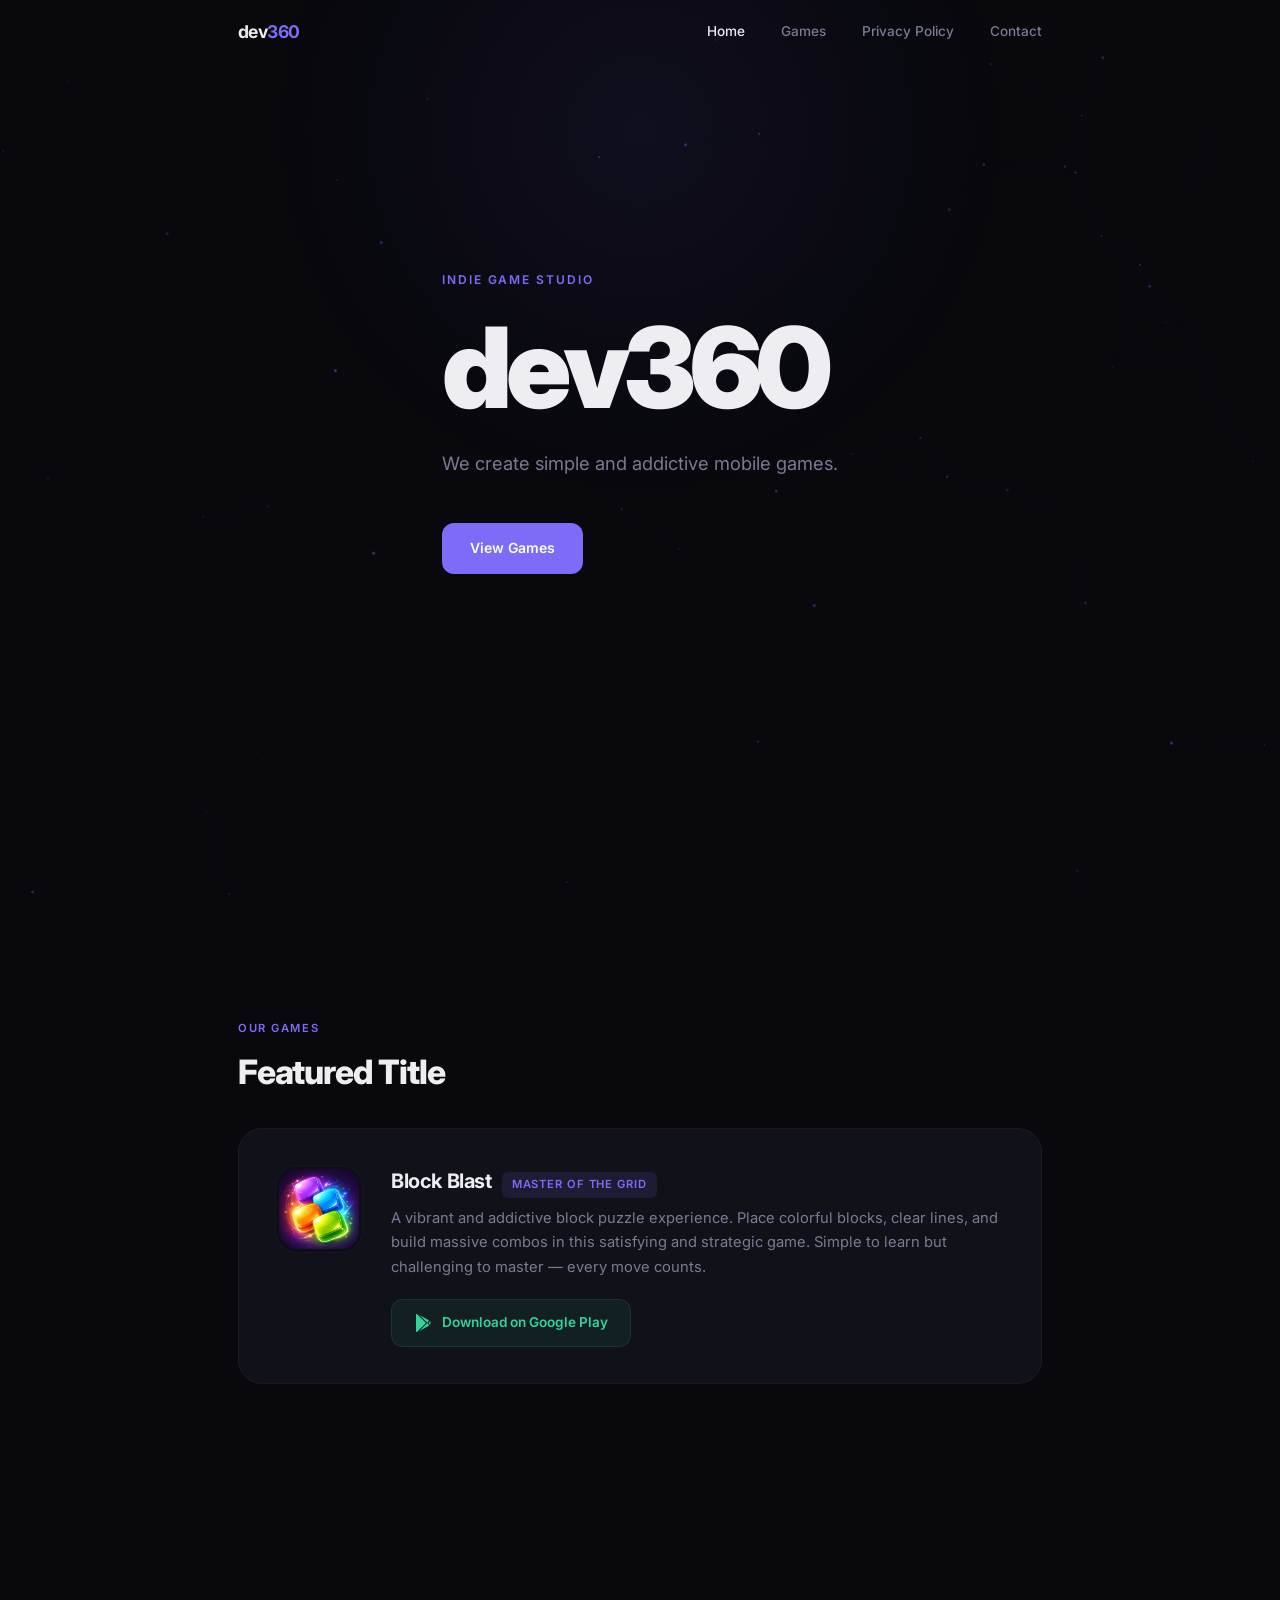
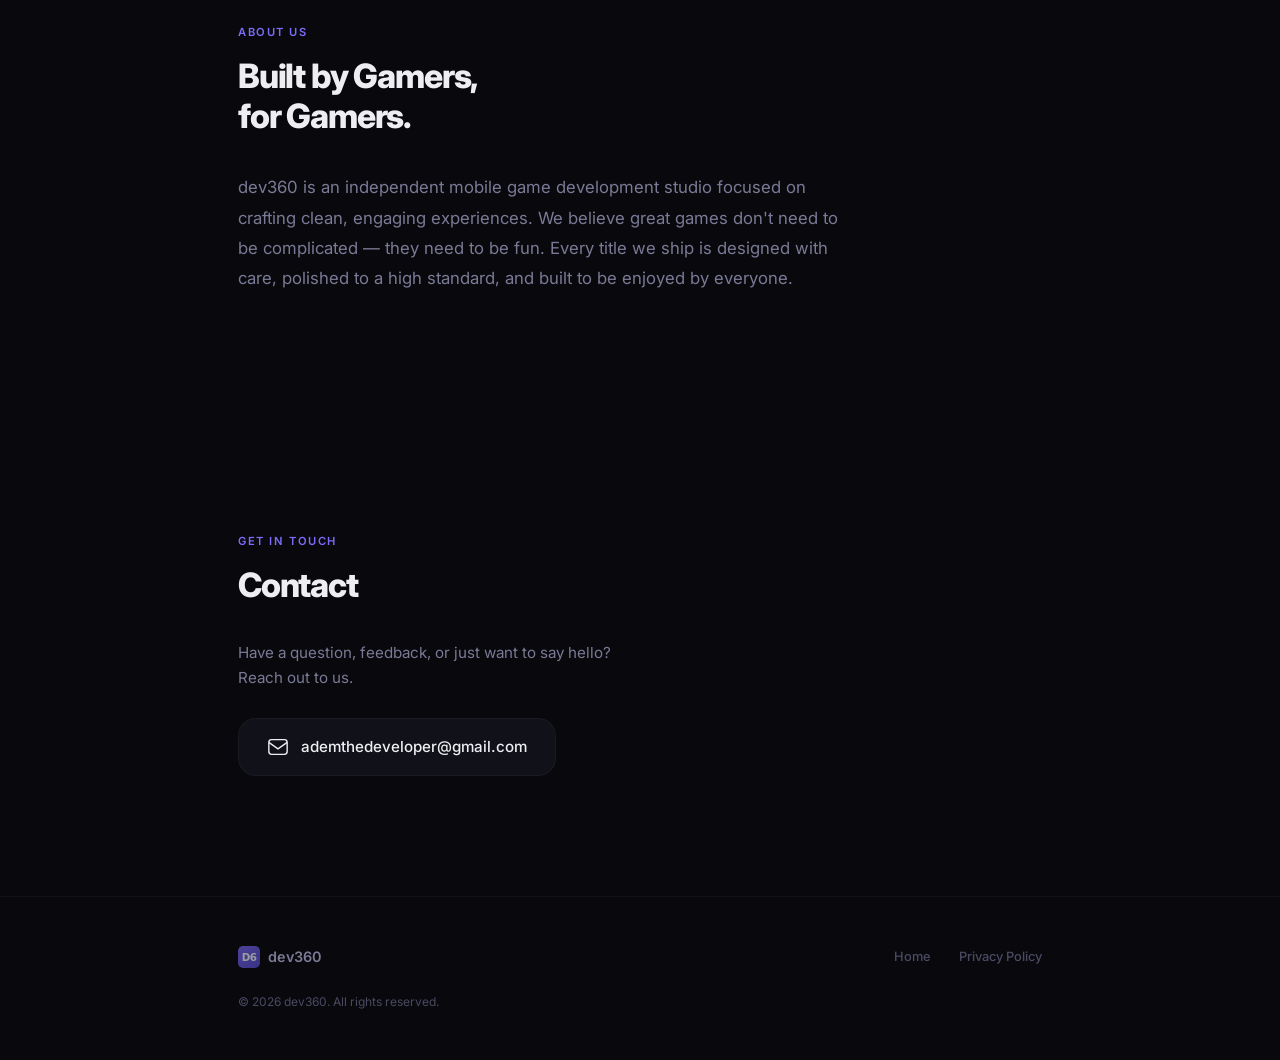
<file: index.html>
<!DOCTYPE html>
<html lang="en">
<head>
  <meta charset="UTF-8">
  <meta name="viewport" content="width=device-width, initial-scale=1.0">
  <meta name="description" content="dev360 — Indie mobile game studio. We create simple and addictive mobile games.">
  <title>dev360 — Indie Mobile Games</title>
  <link rel="icon" type="image/svg+xml" href="assets/favicon.svg">
  <link rel="preconnect" href="https://fonts.googleapis.com">
  <link rel="preconnect" href="https://fonts.gstatic.com" crossorigin>
  <link href="https://fonts.googleapis.com/css2?family=Inter:wght@300;400;500;600;700;800;900&display=swap" rel="stylesheet">
  <link rel="stylesheet" href="css/styles.css?v=2">

  <!-- Critical inline styles — ensures dark theme renders instantly -->
  <style>
    body { margin:0; padding:0; background:#08080d; color:#eeeef2; font-family:'Inter',-apple-system,BlinkMacSystemFont,'Segoe UI',sans-serif; }
    #particles { position:fixed; top:0; left:0; width:100%; height:100%; z-index:0; pointer-events:none; }
  </style>
</head>
<body>

  <!-- Particle background canvas -->
  <canvas id="particles"></canvas>

  <!-- ═══════════ HEADER ═══════════ -->
  <header id="header">
    <div class="container header-inner">
      <a href="index.html" class="logo" aria-label="dev360 Home">
        <span>dev<span class="logo-accent">360</span></span>
      </a>

      <button class="menu-toggle" id="menuToggle" aria-label="Toggle navigation" aria-expanded="false">
        <span></span><span></span><span></span>
      </button>

      <nav id="mainNav">
        <a href="#hero" class="active">Home</a>
        <a href="#games">Games</a>
        <a href="privacy-policy.html">Privacy Policy</a>
        <a href="#contact">Contact</a>
      </nav>
    </div>
  </header>

  <!-- ═══════════ HERO ═══════════ -->
  <section id="hero">
    <div class="container hero-content">
      <p class="hero-label">Indie Game Studio</p>
      <h1>dev360</h1>
      <p class="hero-sub">We create simple and addictive mobile games.</p>
      <a href="#games" class="btn btn-primary">View Games</a>
    </div>
    <div class="hero-glow"></div>
  </section>

  <!-- ═══════════ GAMES ═══════════ -->
  <section id="games">
    <div class="container">
      <p class="section-label">Our Games</p>
      <h2>Featured Title</h2>

      <div class="game-card">
        <div class="game-card-icon">
          <!-- Replace this src with your own game icon -->
          <img src="assets/game-icon.png" alt="Block Blast Icon" width="80" height="80">
        </div>
        <div class="game-card-body">
          <h3>Block Blast <span class="game-tagline">MASTER OF THE GRID</span></h3>
          <p>A vibrant and addictive block puzzle experience. Place colorful blocks, clear lines, and build massive combos in this satisfying and strategic game. Simple to learn but challenging to master — every move counts.</p>
          <a href="https://play.google.com/store/apps/details?id=com.Dev360.blockblastMASTEROFTHEGRID" target="_blank" rel="noopener noreferrer" class="btn btn-playstore">
            <svg viewBox="0 0 24 24" fill="currentColor" width="20" height="20"><path d="M3.18 23.04c-.47-.26-.78-.76-.78-1.34V2.3c0-.58.31-1.08.78-1.34l11.23 11.04L3.18 23.04zm14.72-7.84L6.37 21.57l9.78-9.6 1.75 2.83v.4zm1.2-.65L17.85 12l1.25-2.55c.42.24.7.7.7 1.23v1.64c0 .53-.28.99-.7 1.23zM6.37 2.43l11.53 6.37-1.75 2.83-9.78-9.2z"/></svg>
            Download on Google Play
          </a>
        </div>
      </div>
    </div>
  </section>

  <!-- ═══════════ ABOUT ═══════════ -->
  <section id="about">
    <div class="container">
      <p class="section-label">About Us</p>
      <h2>Built by Gamers,<br>for Gamers.</h2>
      <p class="about-text">
        dev360 is an independent mobile game development studio focused on 
        crafting clean, engaging experiences. We believe great games don't need to be 
        complicated — they need to be fun. Every title we ship is designed with care, 
        polished to a high standard, and built to be enjoyed by everyone.
      </p>
    </div>
  </section>

  <!-- ═══════════ CONTACT ═══════════ -->
  <section id="contact">
    <div class="container">
      <p class="section-label">Get in Touch</p>
      <h2>Contact</h2>
      <p class="contact-text">Have a question, feedback, or just want to say hello? Reach out to us.</p>
      <a href="mailto:ademthedeveloper@gmail.com" class="contact-email">
        <svg viewBox="0 0 24 24" fill="none" stroke="currentColor" stroke-width="1.5" width="22" height="22"><rect x="2" y="4" width="20" height="16" rx="3"/><path d="M2 7l10 7 10-7"/></svg>
        ademthedeveloper@gmail.com
      </a>
    </div>
  </section>

  <!-- ═══════════ FOOTER ═══════════ -->
  <footer id="footer">
    <div class="container footer-inner">
      <div class="footer-brand">
        <img src="assets/logo.svg" alt="dev360" width="22" height="22">
        <span>dev360</span>
      </div>
      <div class="footer-links">
        <a href="index.html">Home</a>
        <a href="privacy-policy.html">Privacy Policy</a>
      </div>
      <p class="footer-copy">&copy; 2026 dev360. All rights reserved.</p>
    </div>
  </footer>

  <script src="js/main.js?v=2"></script>
</body>
</html>
</file>
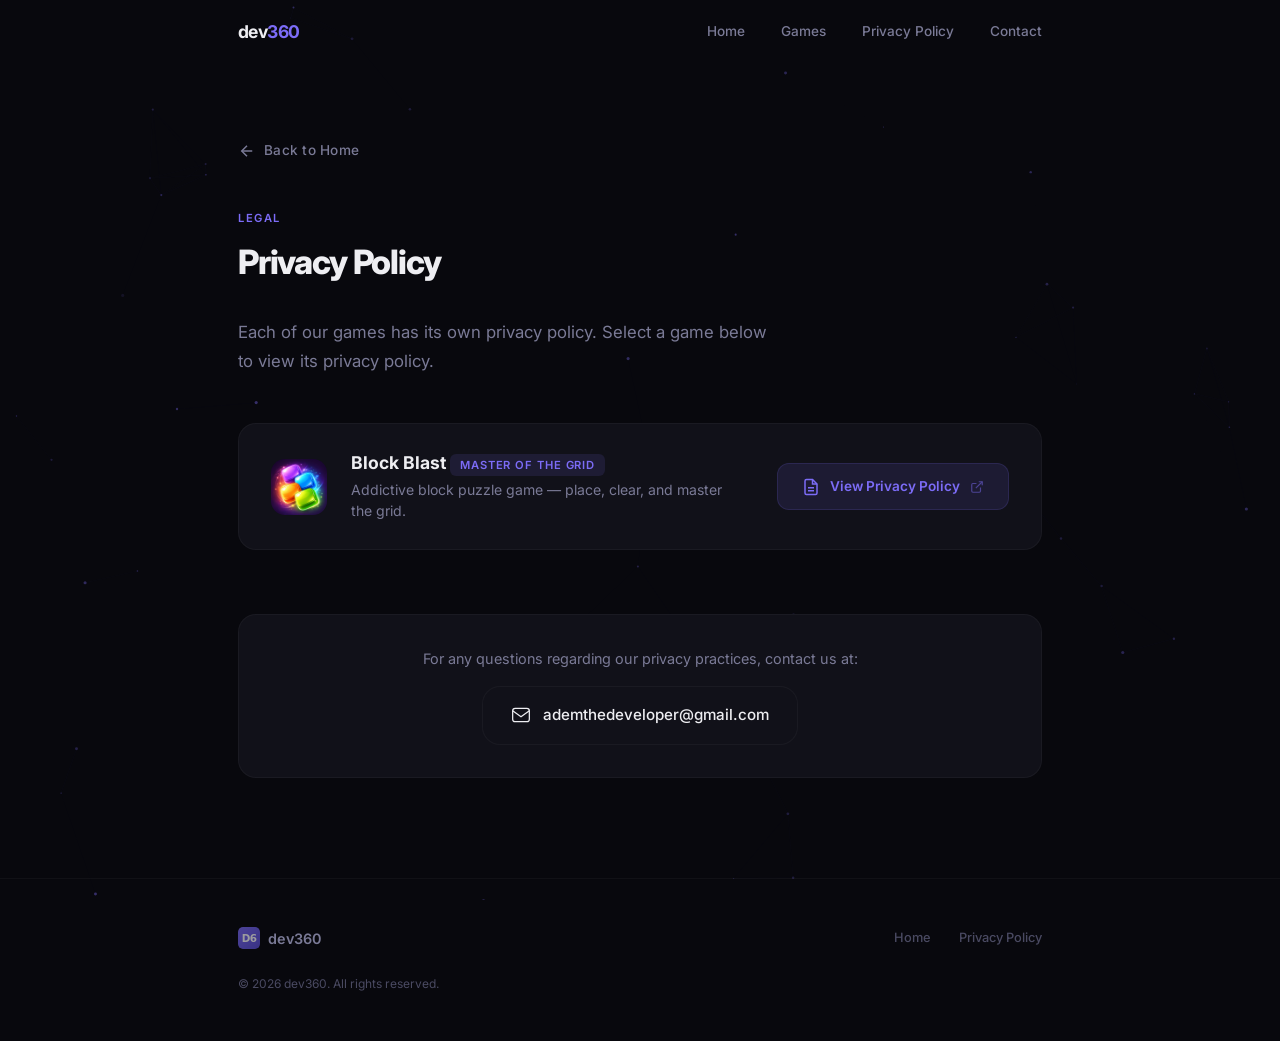
<file: privacy-policy.html>
<!DOCTYPE html>
<html lang="en">
<head>
  <meta charset="UTF-8">
  <meta name="viewport" content="width=device-width, initial-scale=1.0">
  <meta name="description" content="dev360 — Privacy Policies for our mobile games.">
  <title>Privacy Policy — dev360</title>
  <link rel="icon" type="image/svg+xml" href="assets/favicon.svg">
  <link rel="preconnect" href="https://fonts.googleapis.com">
  <link rel="preconnect" href="https://fonts.gstatic.com" crossorigin>
  <link href="https://fonts.googleapis.com/css2?family=Inter:wght@300;400;500;600;700;800;900&display=swap" rel="stylesheet">
  <link rel="stylesheet" href="css/styles.css?v=2">

  <!-- Critical inline styles -->
  <style>
    body { margin:0; padding:0; background:#08080d; color:#eeeef2; font-family:'Inter',-apple-system,BlinkMacSystemFont,'Segoe UI',sans-serif; }
    #particles { position:fixed; top:0; left:0; width:100%; height:100%; z-index:0; pointer-events:none; }
  </style>
</head>
<body>

  <!-- Particle background canvas -->
  <canvas id="particles"></canvas>

  <!-- ═══════════ HEADER ═══════════ -->
  <header id="header">
    <div class="container header-inner">
      <a href="index.html" class="logo" aria-label="dev360 Home">
        <span>dev<span class="logo-accent">360</span></span>
      </a>

      <button class="menu-toggle" id="menuToggle" aria-label="Toggle navigation" aria-expanded="false">
        <span></span><span></span><span></span>
      </button>

      <nav id="mainNav">
        <a href="index.html">Home</a>
        <a href="index.html#games">Games</a>
        <a href="privacy-policy.html" class="active">Privacy Policy</a>
        <a href="index.html#contact">Contact</a>
      </nav>
    </div>
  </header>

  <!-- ═══════════ PRIVACY POLICY ═══════════ -->
  <section id="privacy-page">
    <div class="container">

      <a href="index.html" class="back-link">
        <svg viewBox="0 0 24 24" fill="none" stroke="currentColor" stroke-width="2" width="18" height="18"><path d="M19 12H5"/><path d="M12 19l-7-7 7-7"/></svg>
        Back to Home
      </a>

      <p class="section-label">Legal</p>
      <h2>Privacy Policy</h2>
      <p class="privacy-intro">Each of our games has its own privacy policy. Select a game below to view its privacy policy.</p>

      <div class="privacy-list">

        <!-- ──── GAME 1 ──── -->
        <div class="privacy-card">
          <div class="privacy-card-left">
            <img src="assets/game-icon.png" alt="Block Blast" class="privacy-game-icon">
            <div>
              <h3>Block Blast <span class="game-tagline">MASTER OF THE GRID</span></h3>
              <p>Addictive block puzzle game — place, clear, and master the grid.</p>
            </div>
          </div>
          <div class="privacy-card-right">
            <!--  REPLACE THE href BELOW WITH YOUR ACTUAL PRIVACY POLICY URL  -->
            <a href="https://ademthedeveloper.github.io/blockblastpuzzlegame-privacy-policy/" target="_blank" rel="noopener noreferrer" class="btn btn-privacy">
              <svg viewBox="0 0 24 24" fill="none" stroke="currentColor" stroke-width="2" width="18" height="18"><path d="M14 2H6a2 2 0 0 0-2 2v16a2 2 0 0 0 2 2h12a2 2 0 0 0 2-2V8z"/><polyline points="14 2 14 8 20 8"/><line x1="16" y1="13" x2="8" y2="13"/><line x1="16" y1="17" x2="8" y2="17"/></svg>
              View Privacy Policy
              <svg viewBox="0 0 24 24" fill="none" stroke="currentColor" stroke-width="2" width="14" height="14" class="external-icon"><path d="M18 13v6a2 2 0 0 1-2 2H5a2 2 0 0 1-2-2V8a2 2 0 0 1 2-2h6"/><polyline points="15 3 21 3 21 9"/><line x1="10" y1="14" x2="21" y2="3"/></svg>
            </a>
          </div>
        </div>

        <!-- ──── GAME 2 (template — duplicate this block for more games) ────
        <div class="privacy-card">
          <div class="privacy-card-left">
            <img src="assets/game-icon.png" alt="Game Name" class="privacy-game-icon">
            <div>
              <h3>Your Game Name <span class="game-tagline">TAGLINE</span></h3>
              <p>Short description of the game.</p>
            </div>
          </div>
          <div class="privacy-card-right">
            <a href="YOUR_PRIVACY_POLICY_URL_HERE" target="_blank" rel="noopener noreferrer" class="btn btn-privacy">
              <svg viewBox="0 0 24 24" fill="none" stroke="currentColor" stroke-width="2" width="18" height="18"><path d="M14 2H6a2 2 0 0 0-2 2v16a2 2 0 0 0 2 2h12a2 2 0 0 0 2-2V8z"/><polyline points="14 2 14 8 20 8"/><line x1="16" y1="13" x2="8" y2="13"/><line x1="16" y1="17" x2="8" y2="17"/></svg>
              View Privacy Policy
              <svg viewBox="0 0 24 24" fill="none" stroke="currentColor" stroke-width="2" width="14" height="14" class="external-icon"><path d="M18 13v6a2 2 0 0 1-2 2H5a2 2 0 0 1-2-2V8a2 2 0 0 1 2-2h6"/><polyline points="15 3 21 3 21 9"/><line x1="10" y1="14" x2="21" y2="3"/></svg>
            </a>
          </div>
        </div>
        ──── END TEMPLATE ──── -->

      </div>

      <!-- General contact info -->
      <div class="privacy-contact">
        <p>For any questions regarding our privacy practices, contact us at:</p>
        <a href="mailto:ademthedeveloper@gmail.com" class="contact-email">
          <svg viewBox="0 0 24 24" fill="none" stroke="currentColor" stroke-width="1.5" width="20" height="20"><rect x="2" y="4" width="20" height="16" rx="3"/><path d="M2 7l10 7 10-7"/></svg>
          ademthedeveloper@gmail.com
        </a>
      </div>

    </div>
  </section>

  <!-- ═══════════ FOOTER ═══════════ -->
  <footer id="footer">
    <div class="container footer-inner">
      <div class="footer-brand">
        <img src="assets/logo.svg" alt="dev360" width="22" height="22">
        <span>dev360</span>
      </div>
      <div class="footer-links">
        <a href="index.html">Home</a>
        <a href="privacy-policy.html">Privacy Policy</a>
      </div>
      <p class="footer-copy">&copy; 2026 dev360. All rights reserved.</p>
    </div>
  </footer>

  <script src="js/main.js?v=2"></script>
</body>
</html>
</file>
<file: css/styles.css>
/* ══════════════════════════════════════
   DEV360 — STYLES
   ══════════════════════════════════════ */

/* ── Reset & Base ─────────────────── */
*, *::before, *::after {
  margin: 0;
  padding: 0;
  box-sizing: border-box;
}

:root {
  --bg-primary: #08080d;
  --bg-secondary: #0e0e16;
  --bg-card: #111119;
  --bg-card-hover: #16161f;
  --border-subtle: rgba(255, 255, 255, 0.04);
  --border-light: rgba(255, 255, 255, 0.08);
  --text-primary: #eeeef2;
  --text-secondary: #7a7a96;
  --text-tertiary: #4a4a62;
  --accent: #7c6cf7;
  --accent-dim: rgba(124, 108, 247, 0.12);
  --accent-glow: rgba(124, 108, 247, 0.06);
  --play-green: #34d399;
  --play-green-soft: rgba(52, 211, 153, 0.08);
  --radius-sm: 12px;
  --radius-md: 18px;
  --radius-lg: 24px;
  --font: 'Inter', -apple-system, BlinkMacSystemFont, 'Segoe UI', sans-serif;
  --transition: 0.3s cubic-bezier(0.4, 0, 0.2, 1);
}

html {
  scroll-behavior: smooth;
  -webkit-font-smoothing: antialiased;
  -moz-osx-font-smoothing: grayscale;
}

body {
  font-family: var(--font);
  background: var(--bg-primary);
  color: var(--text-primary);
  line-height: 1.6;
  overflow-x: hidden;
}

a {
  color: inherit;
  text-decoration: none;
}

img {
  display: block;
  max-width: 100%;
}

::selection {
  background: var(--accent);
  color: #fff;
}

/* ── Particle Canvas ───────────────── */
#particles {
  position: fixed;
  top: 0;
  left: 0;
  width: 100%;
  height: 100%;
  z-index: 0;
  pointer-events: none;
}

/* ── Container ────────────────────── */
.container {
  max-width: 860px;
  margin: 0 auto;
  padding: 0 28px;
}

/* ── Header ───────────────────────── */
#header {
  position: fixed;
  top: 0;
  left: 0;
  right: 0;
  z-index: 100;
  transition: background var(--transition), box-shadow var(--transition);
}

#header.scrolled {
  background: rgba(8, 8, 13, 0.82);
  backdrop-filter: blur(24px);
  -webkit-backdrop-filter: blur(24px);
  box-shadow: 0 1px 0 var(--border-subtle);
}

.header-inner {
  display: flex;
  align-items: center;
  justify-content: space-between;
  height: 64px;
}

.logo {
  display: flex;
  align-items: center;
  gap: 10px;
  font-weight: 700;
  font-size: 1.1rem;
  letter-spacing: -0.03em;
  color: var(--text-primary);
}

.logo-accent {
  color: var(--accent);
}

.logo img {
  opacity: 0.95;
  border-radius: 6px;
}

/* Mobile menu toggle */
.menu-toggle {
  display: none;
  flex-direction: column;
  gap: 5px;
  background: none;
  border: none;
  cursor: pointer;
  padding: 6px;
  z-index: 110;
}

.menu-toggle span {
  display: block;
  width: 22px;
  height: 2px;
  background: var(--text-primary);
  border-radius: 2px;
  transition: var(--transition);
}

.menu-toggle.open span:nth-child(1) {
  transform: rotate(45deg) translate(5px, 5px);
}
.menu-toggle.open span:nth-child(2) {
  opacity: 0;
}
.menu-toggle.open span:nth-child(3) {
  transform: rotate(-45deg) translate(5px, -5px);
}

/* Nav */
#mainNav {
  display: flex;
  align-items: center;
  gap: 36px;
}

#mainNav a {
  font-size: 0.85rem;
  font-weight: 500;
  color: var(--text-secondary);
  transition: color var(--transition);
  position: relative;
}

#mainNav a:hover,
#mainNav a.active {
  color: var(--text-primary);
}

/* ── Buttons ──────────────────────── */
.btn {
  display: inline-flex;
  align-items: center;
  gap: 8px;
  font-family: var(--font);
  font-size: 0.875rem;
  font-weight: 600;
  padding: 14px 28px;
  border-radius: var(--radius-sm);
  border: none;
  cursor: pointer;
  transition: all var(--transition);
  text-decoration: none;
}

.btn-primary {
  background: var(--accent);
  color: #fff;
}

.btn-primary:hover {
  background: #8b7ef8;
  transform: translateY(-2px);
  box-shadow: 0 8px 32px rgba(124, 108, 247, 0.35);
}

.btn-playstore {
  background: var(--play-green-soft);
  color: var(--play-green);
  border: 1px solid rgba(52, 211, 153, 0.12);
  font-size: 0.85rem;
  padding: 12px 22px;
  border-radius: var(--radius-sm);
}

.btn-playstore:hover {
  background: rgba(52, 211, 153, 0.15);
  border-color: rgba(52, 211, 153, 0.25);
  transform: translateY(-2px);
}

/* ── Section Shared ───────────────── */
#hero, #games, #about, #privacy, #contact {
  padding: 120px 0;
  position: relative;
  z-index: 1;
}

.section-label {
  font-size: 0.7rem;
  font-weight: 600;
  text-transform: uppercase;
  letter-spacing: 0.14em;
  color: var(--accent);
  margin-bottom: 14px;
}

h2 {
  font-size: clamp(1.6rem, 4vw, 2.1rem);
  font-weight: 800;
  letter-spacing: -0.035em;
  line-height: 1.2;
  margin-bottom: 36px;
}

/* ── Hero ──────────────────────────── */
#hero {
  position: relative;
  min-height: 100vh;
  display: flex;
  align-items: center;
  padding-top: 64px;
  overflow: hidden;
}

.hero-glow {
  position: absolute;
  top: -30%;
  left: 50%;
  transform: translateX(-50%);
  width: 800px;
  height: 800px;
  background: radial-gradient(circle, rgba(124, 108, 247, 0.07) 0%, transparent 65%);
  pointer-events: none;
  z-index: 0;
}

.hero-content {
  position: relative;
  z-index: 1;
  max-width: 620px;
}

.hero-label {
  font-size: 0.75rem;
  font-weight: 600;
  text-transform: uppercase;
  letter-spacing: 0.16em;
  color: var(--accent);
  margin-bottom: 24px;
}

#hero h1 {
  font-size: clamp(3.5rem, 12vw, 7rem);
  font-weight: 900;
  letter-spacing: -0.05em;
  line-height: 0.95;
  margin-bottom: 28px;
  color: var(--text-primary);
}

.hero-sub {
  font-size: clamp(1rem, 2.5vw, 1.15rem);
  color: var(--text-secondary);
  max-width: 400px;
  margin-bottom: 44px;
  line-height: 1.7;
  font-weight: 400;
}

/* ── Games Section ─────────────────── */
#games {
  position: relative;
}

.game-card {
  background: var(--bg-card);
  border: 1px solid var(--border-subtle);
  border-radius: var(--radius-lg);
  padding: 36px;
  display: flex;
  align-items: flex-start;
  gap: 28px;
  transition: all var(--transition);
}

.game-card:hover {
  background: var(--bg-card-hover);
  border-color: var(--border-light);
  box-shadow: 0 0 80px var(--accent-glow);
  transform: translateY(-2px);
}

.game-card-icon {
  flex-shrink: 0;
  width: 88px;
  height: 88px;
  border-radius: 22px;
  overflow: hidden;
  background: var(--bg-secondary);
  border: 1px solid var(--border-subtle);
  display: flex;
  align-items: center;
  justify-content: center;
}

.game-card-icon img {
  width: 80px;
  height: 80px;
  border-radius: 18px;
}

.game-card-body {
  flex: 1;
}

.game-card-body h3 {
  font-size: 1.25rem;
  font-weight: 700;
  letter-spacing: -0.02em;
  margin-bottom: 8px;
  display: flex;
  align-items: baseline;
  gap: 10px;
  flex-wrap: wrap;
}

.game-tagline {
  font-size: 0.7rem;
  font-weight: 600;
  text-transform: uppercase;
  letter-spacing: 0.08em;
  color: var(--accent);
  background: var(--accent-dim);
  padding: 4px 10px;
  border-radius: 6px;
}

.game-card-body p {
  color: var(--text-secondary);
  font-size: 0.92rem;
  line-height: 1.65;
  margin-bottom: 20px;
}

/* ── About ─────────────────────────── */
#about {
  position: relative;
}

.about-text {
  color: var(--text-secondary);
  font-size: 1.05rem;
  line-height: 1.8;
  max-width: 600px;
}

/* ── Privacy Policy ────────────────── */
.privacy-content {
  color: var(--text-secondary);
  font-size: 0.9rem;
  line-height: 1.75;
}

.privacy-content p {
  margin-bottom: 16px;
}

.privacy-content h3 {
  color: var(--text-primary);
  font-size: 1rem;
  font-weight: 700;
  margin: 32px 0 12px;
  letter-spacing: -0.01em;
}

.privacy-content ul {
  margin: 12px 0 20px 20px;
}

.privacy-content li {
  margin-bottom: 8px;
}

.privacy-content a {
  color: var(--accent);
  transition: opacity var(--transition);
}

.privacy-content a:hover {
  opacity: 0.8;
}

/* ── Contact ───────────────────────── */
#contact {
  position: relative;
}

.contact-text {
  color: var(--text-secondary);
  font-size: 0.95rem;
  margin-bottom: 28px;
  max-width: 400px;
  line-height: 1.6;
}

.contact-email {
  display: inline-flex;
  align-items: center;
  gap: 12px;
  font-size: 0.95rem;
  font-weight: 500;
  color: var(--text-primary);
  background: var(--bg-card);
  border: 1px solid var(--border-subtle);
  padding: 16px 28px;
  border-radius: var(--radius-md);
  transition: all var(--transition);
}

.contact-email:hover {
  border-color: var(--accent);
  background: var(--bg-card-hover);
  box-shadow: 0 0 40px var(--accent-glow);
  transform: translateY(-2px);
}

/* ── Footer ────────────────────────── */
#footer {
  position: relative;
  z-index: 1;
  border-top: 1px solid var(--border-subtle);
  padding: 48px 0;
}

.footer-inner {
  display: flex;
  align-items: center;
  justify-content: space-between;
  flex-wrap: wrap;
  gap: 16px;
}

.footer-brand {
  display: flex;
  align-items: center;
  gap: 8px;
  font-weight: 600;
  font-size: 0.9rem;
  color: var(--text-secondary);
}

.footer-brand img {
  opacity: 0.6;
  border-radius: 4px;
}

.footer-links {
  display: flex;
  gap: 28px;
}

.footer-links a {
  font-size: 0.8rem;
  font-weight: 500;
  color: var(--text-tertiary);
  transition: color var(--transition);
}

.footer-links a:hover {
  color: var(--text-secondary);
}

.footer-copy {
  width: 100%;
  font-size: 0.75rem;
  color: var(--text-tertiary);
  margin-top: 8px;
}

/* ── Responsive ───────────────────── */

/* Tablet */
@media (max-width: 768px) {
  .game-card {
    flex-direction: column;
    align-items: center;
    text-align: center;
    padding: 32px 24px;
    gap: 20px;
  }

  .game-card-body h3 {
    justify-content: center;
  }

  #hero, #games, #about, #privacy, #contact {
    padding: 100px 0;
  }

  .footer-inner {
    flex-direction: column;
    text-align: center;
  }

  .footer-copy {
    text-align: center;
  }
}

/* Mobile */
@media (max-width: 640px) {
  .menu-toggle {
    display: flex;
  }

  #mainNav {
    position: fixed;
    top: 0;
    right: 0;
    width: 260px;
    height: 100vh;
    background: rgba(11, 11, 18, 0.96);
    backdrop-filter: blur(24px);
    -webkit-backdrop-filter: blur(24px);
    flex-direction: column;
    align-items: flex-start;
    justify-content: center;
    padding: 0 40px;
    gap: 28px;
    transform: translateX(100%);
    transition: transform 0.35s cubic-bezier(0.4, 0, 0.2, 1);
    border-left: 1px solid var(--border-subtle);
    z-index: 105;
  }

  #mainNav.open {
    transform: translateX(0);
  }

  #mainNav a {
    font-size: 1rem;
    font-weight: 500;
  }

  #hero h1 {
    font-size: clamp(2.8rem, 14vw, 4.5rem);
  }

  .hero-sub {
    font-size: 0.95rem;
  }

  .btn {
    padding: 12px 24px;
    font-size: 0.85rem;
  }

  .contact-email {
    padding: 14px 20px;
    font-size: 0.85rem;
  }

  #hero, #games, #about, #contact {
    padding: 80px 0;
  }

  .about-text {
    font-size: 0.95rem;
  }
}

/* ── Privacy Policy Page ──────────── */
#privacy-page {
  padding: 140px 0 100px;
  position: relative;
  z-index: 1;
  min-height: 70vh;
}

.back-link {
  display: inline-flex;
  align-items: center;
  gap: 8px;
  color: var(--text-secondary);
  font-size: 0.85rem;
  font-weight: 500;
  letter-spacing: 0.02em;
  transition: color var(--transition);
  margin-bottom: 48px;
}

.back-link:hover {
  color: var(--accent);
}

.privacy-intro {
  color: var(--text-secondary);
  font-size: 1.05rem;
  max-width: 540px;
  margin: 16px 0 48px;
  line-height: 1.7;
}

.privacy-list {
  display: flex;
  flex-direction: column;
  gap: 20px;
  margin-bottom: 64px;
}

.privacy-card {
  display: flex;
  align-items: center;
  justify-content: space-between;
  gap: 32px;
  padding: 28px 32px;
  background: var(--bg-card);
  border: 1px solid var(--border-subtle);
  border-radius: var(--radius-md);
  transition: all var(--transition);
}

.privacy-card:hover {
  background: var(--bg-card-hover);
  border-color: var(--border-light);
  box-shadow: 0 0 40px var(--accent-glow);
}

.privacy-card-left {
  display: flex;
  align-items: center;
  gap: 24px;
  flex: 1;
  min-width: 0;
}

.privacy-game-icon {
  width: 56px;
  height: 56px;
  border-radius: 14px;
  flex-shrink: 0;
}

.privacy-card-left h3 {
  font-size: 1.1rem;
  font-weight: 700;
  margin-bottom: 4px;
  line-height: 1.3;
}

.privacy-card-left p {
  color: var(--text-secondary);
  font-size: 0.88rem;
  line-height: 1.5;
}

.privacy-card-right {
  flex-shrink: 0;
}

.btn-privacy {
  display: inline-flex;
  align-items: center;
  gap: 10px;
  padding: 12px 24px;
  background: var(--accent-dim);
  color: var(--accent);
  border: 1px solid rgba(124, 108, 247, 0.15);
  border-radius: var(--radius-sm);
  font-size: 0.85rem;
  font-weight: 600;
  font-family: var(--font);
  cursor: pointer;
  transition: all var(--transition);
  white-space: nowrap;
  text-decoration: none;
}

.btn-privacy:hover {
  background: rgba(124, 108, 247, 0.2);
  border-color: rgba(124, 108, 247, 0.3);
  transform: translateY(-1px);
  box-shadow: 0 4px 20px rgba(124, 108, 247, 0.15);
}

.btn-privacy .external-icon {
  opacity: 0.5;
  transition: opacity var(--transition);
}

.btn-privacy:hover .external-icon {
  opacity: 1;
}

.privacy-contact {
  padding: 32px;
  background: var(--bg-card);
  border: 1px solid var(--border-subtle);
  border-radius: var(--radius-md);
  text-align: center;
}

.privacy-contact p {
  color: var(--text-secondary);
  font-size: 0.9rem;
  margin-bottom: 16px;
}

.privacy-contact .contact-email {
  justify-content: center;
}

/* ── Privacy Page Responsive ─────── */
@media (max-width: 768px) {
  #privacy-page {
    padding: 120px 0 80px;
  }

  .privacy-card {
    flex-direction: column;
    align-items: flex-start;
    gap: 20px;
    padding: 24px;
  }

  .privacy-card-right {
    width: 100%;
  }

  .btn-privacy {
    width: 100%;
    justify-content: center;
  }

  .privacy-card-left {
    gap: 16px;
  }

  .privacy-game-icon {
    width: 48px;
    height: 48px;
    border-radius: 12px;
  }

  .privacy-card-left h3 {
    font-size: 1rem;
  }

  .privacy-card-left p {
    font-size: 0.82rem;
  }
}
</file>
